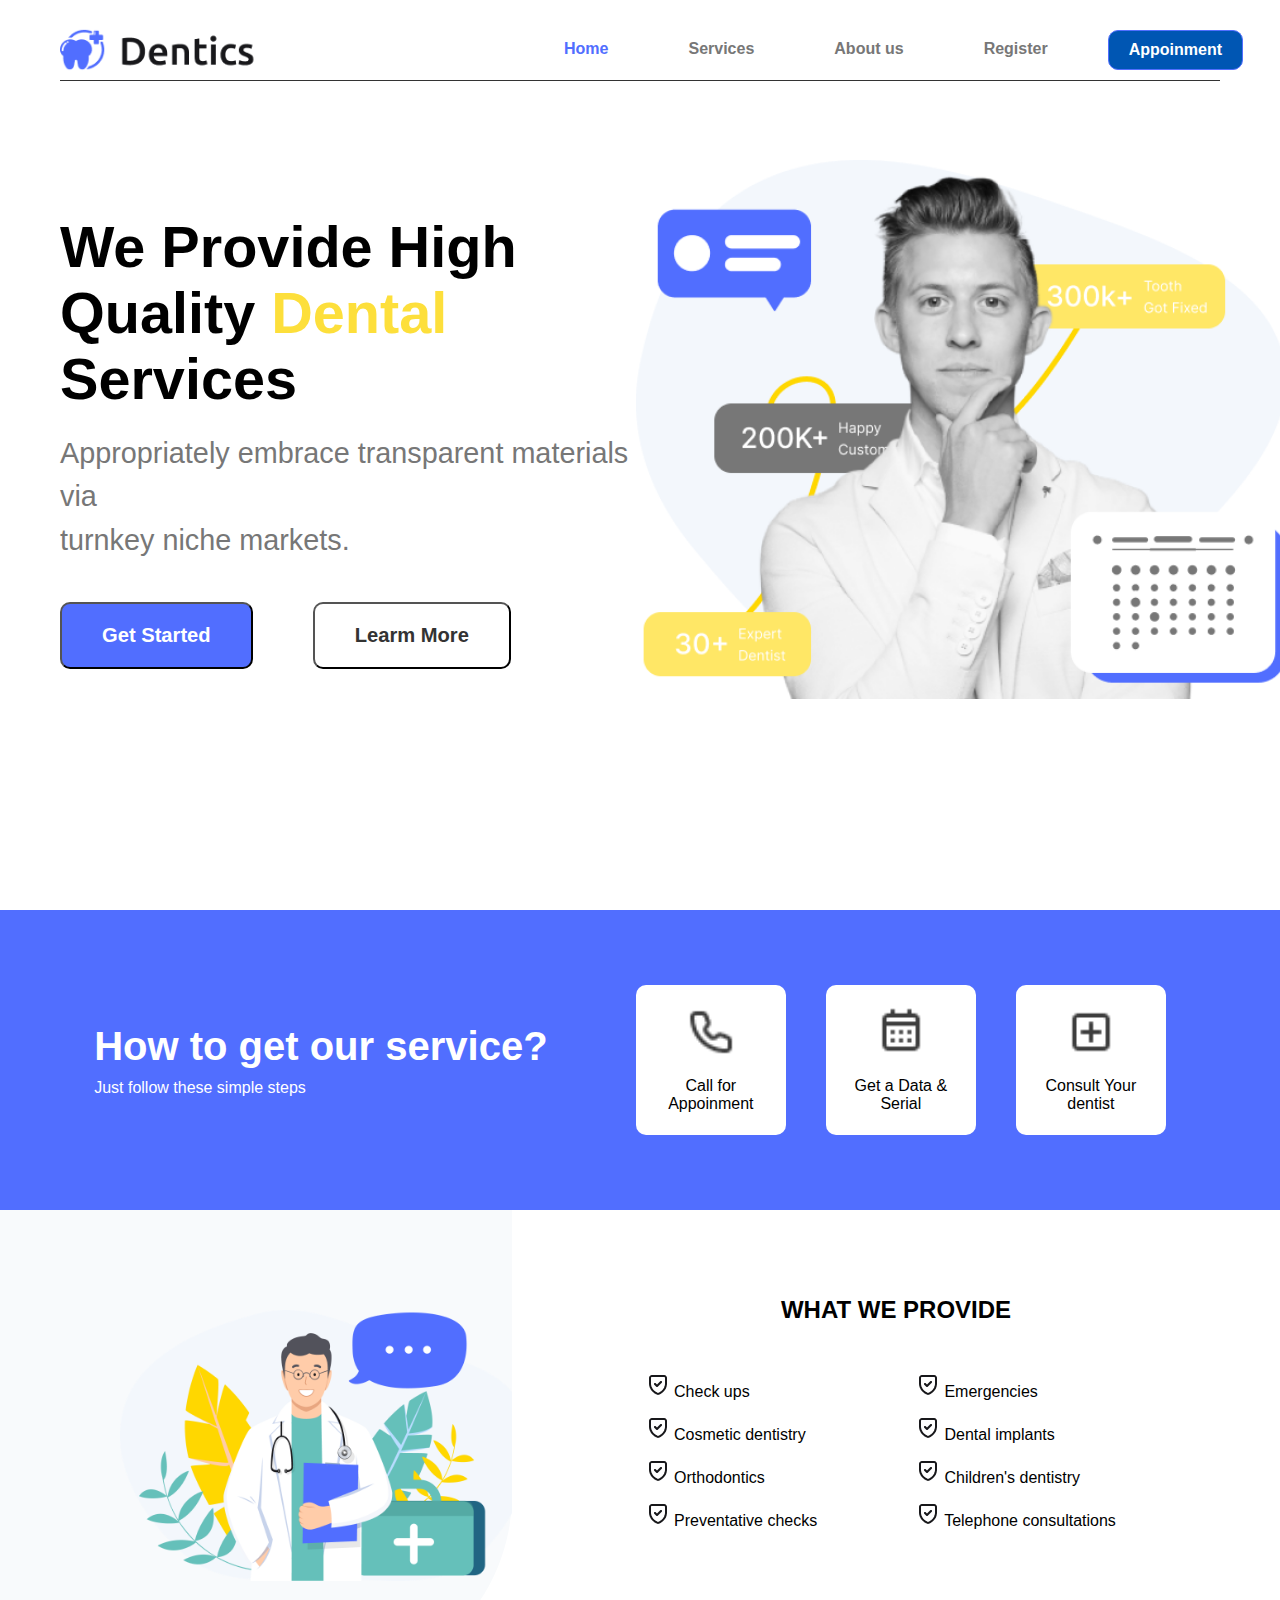
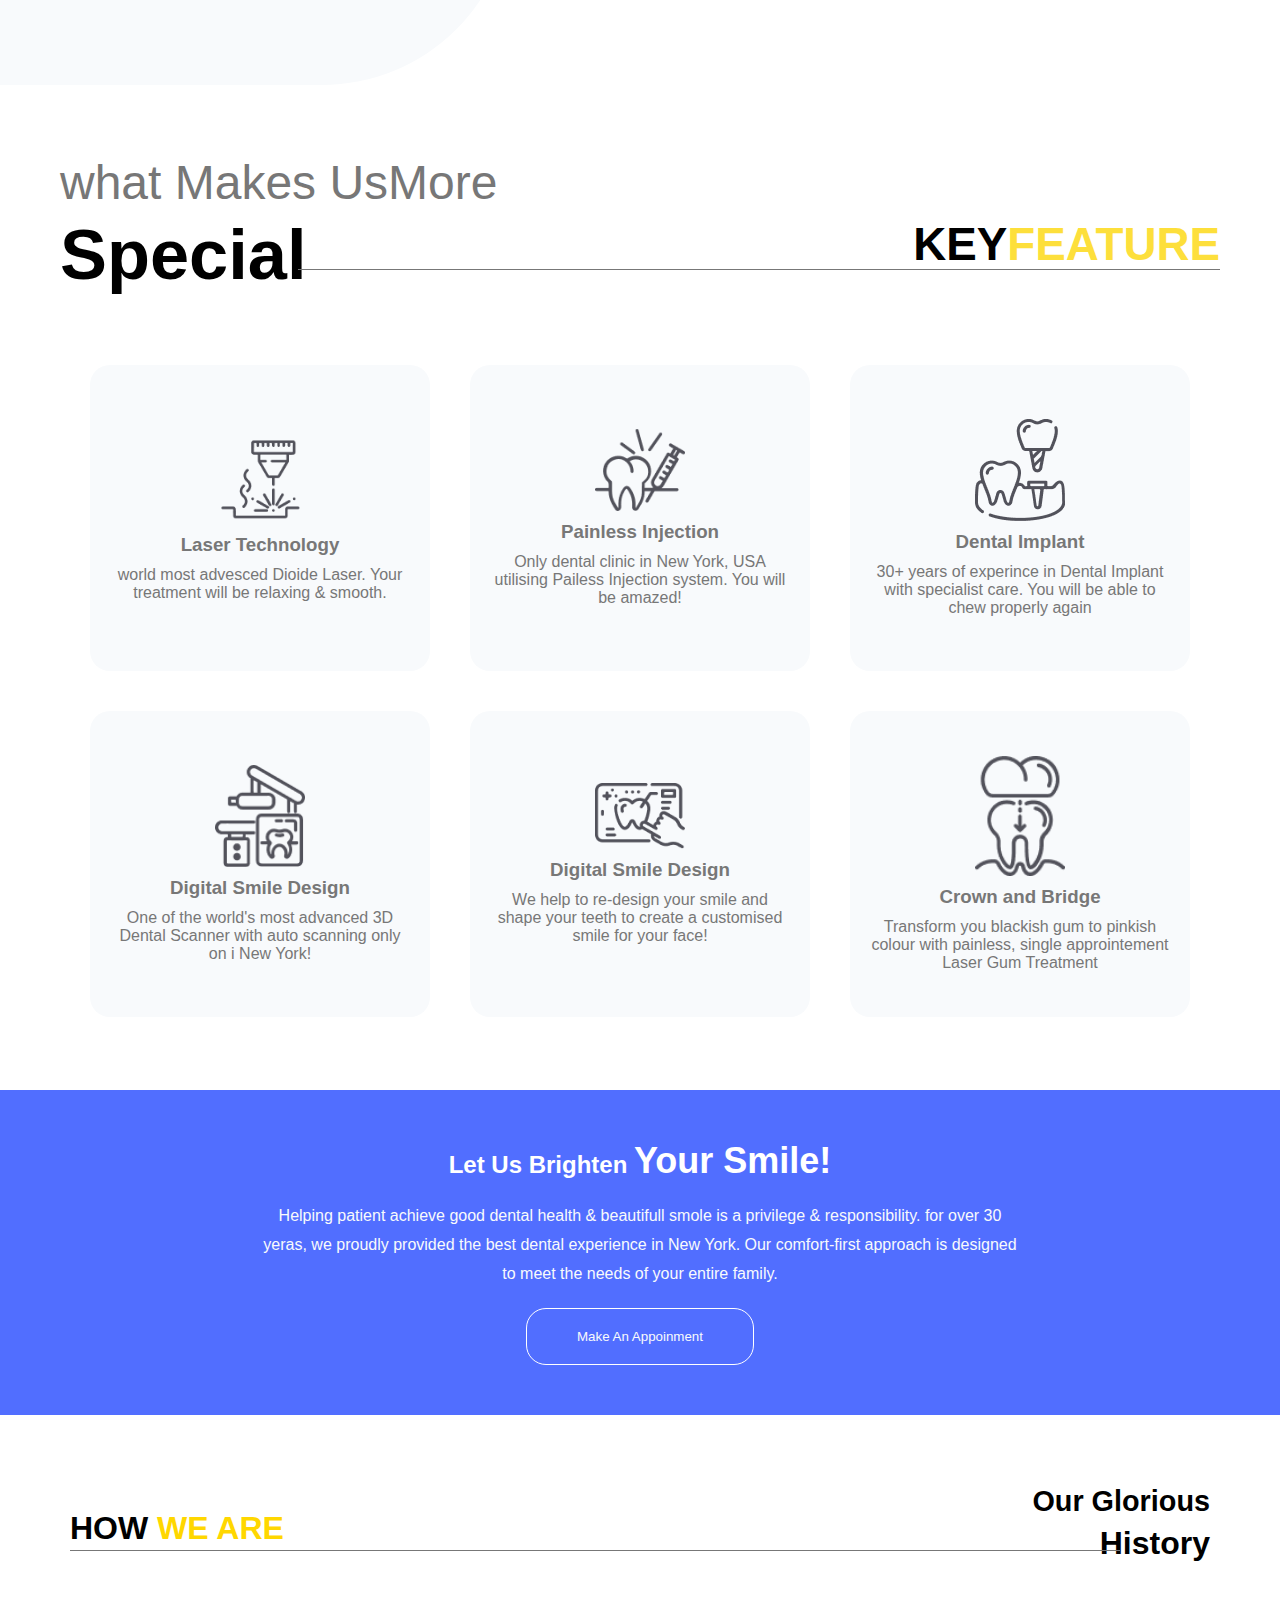
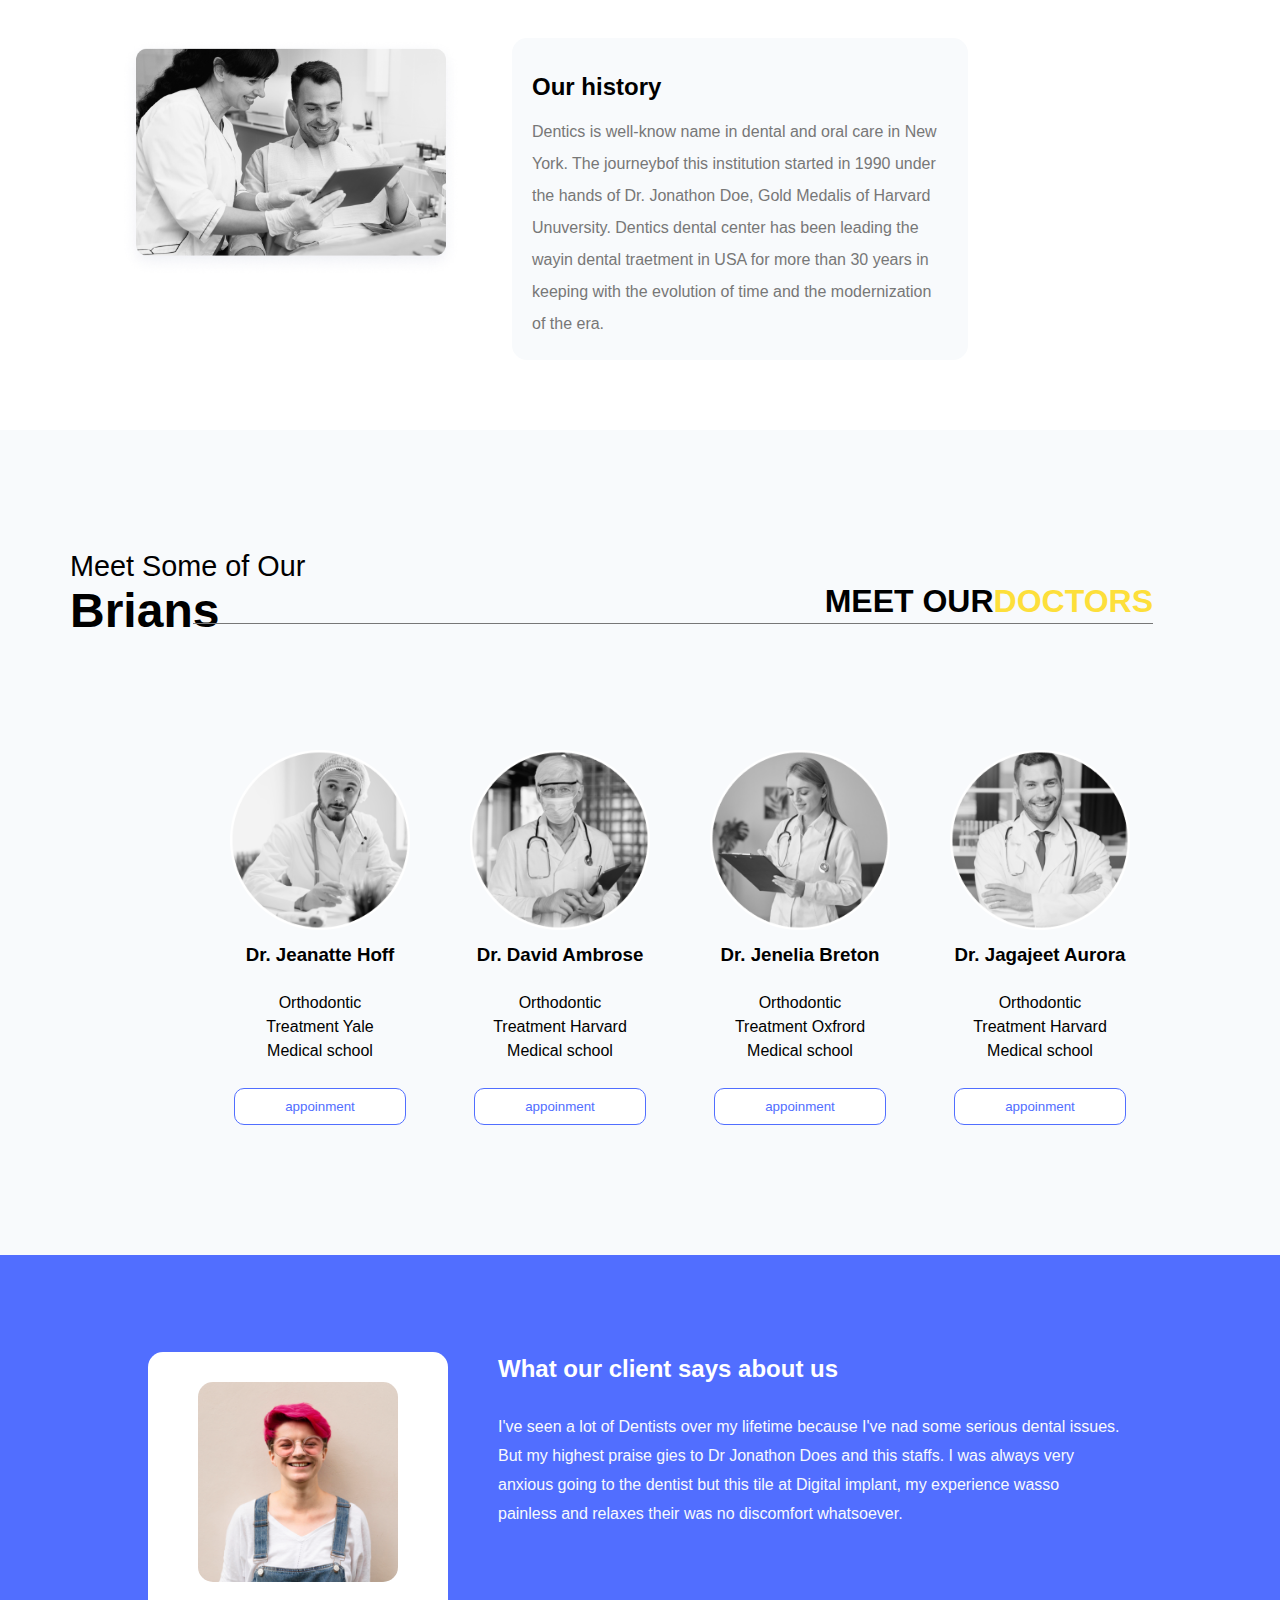
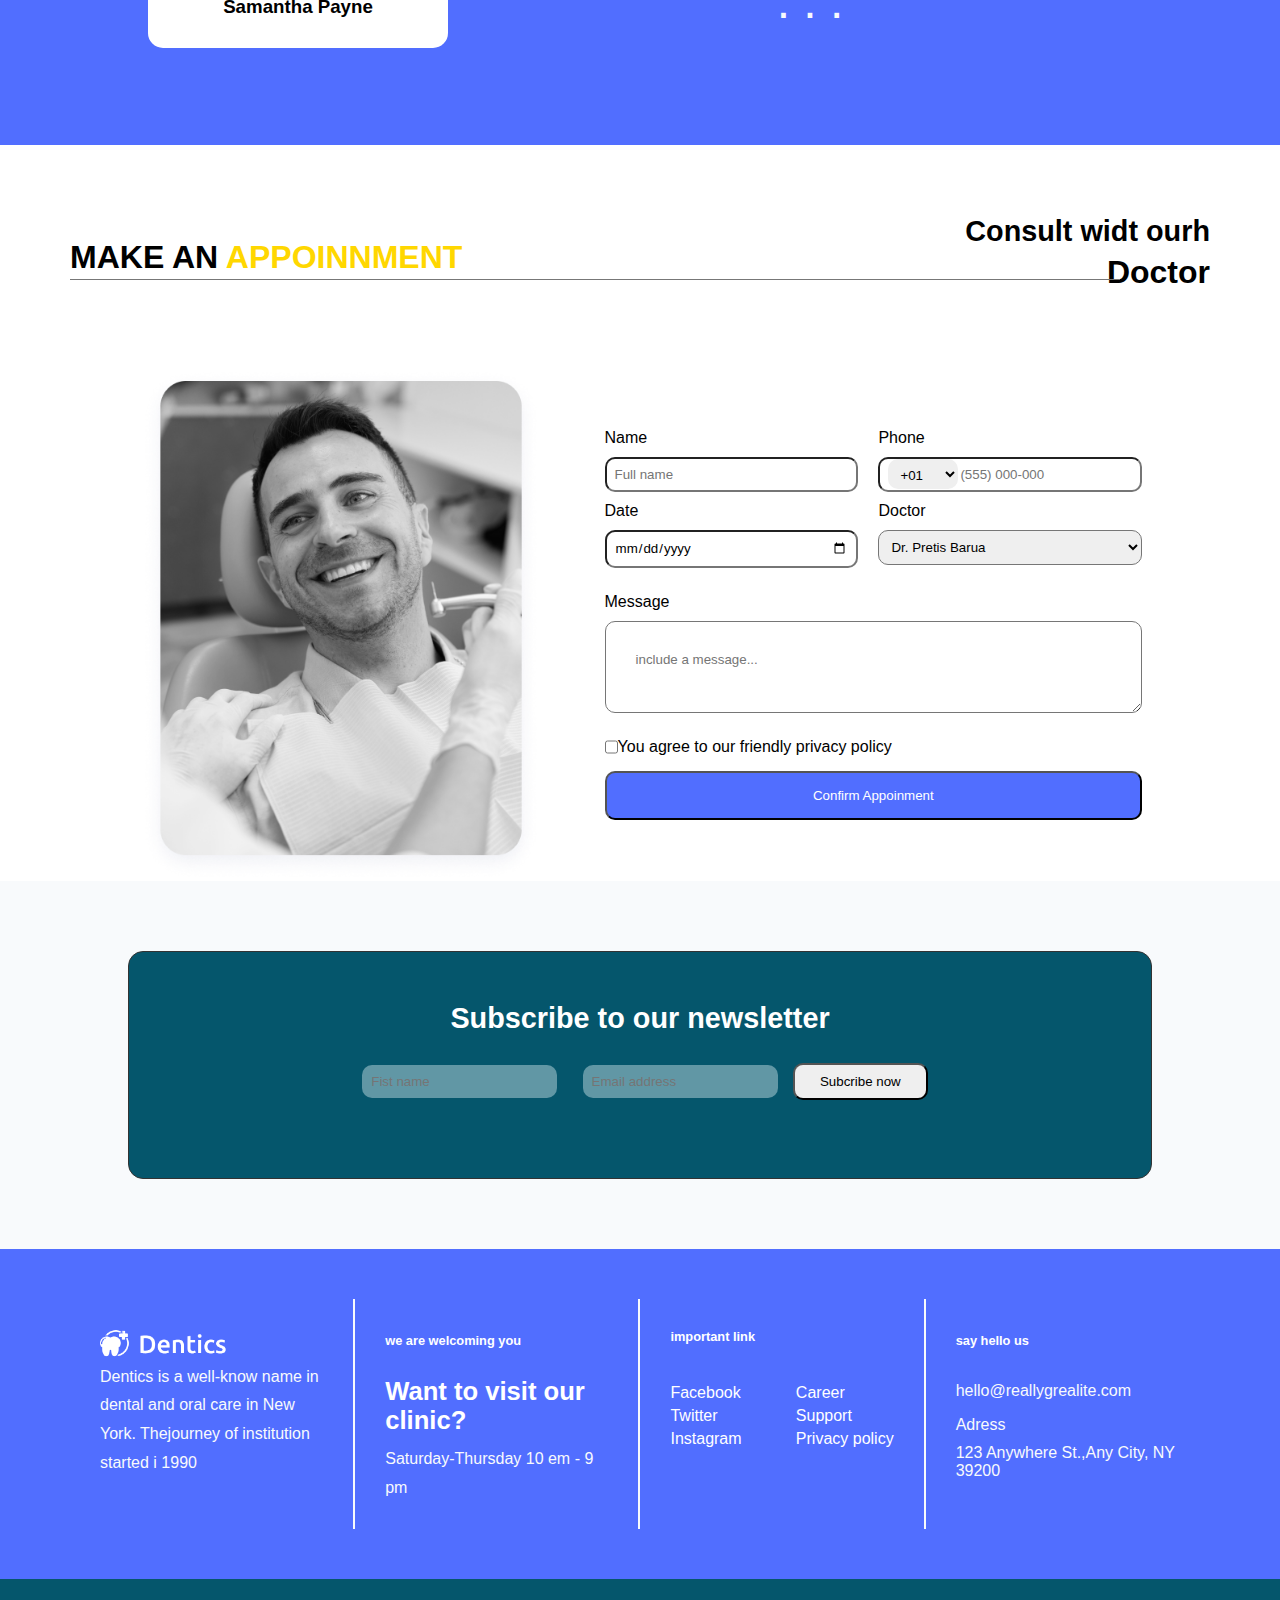
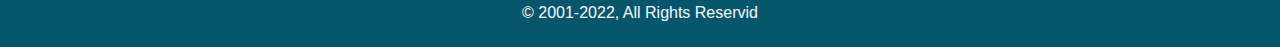
<file: index.html>
<!DOCTYPE html>
<html lang="en">
<head>
    <meta charset="UTF-8">
    <meta name="viewport" content="width=device-width, initial-scale=1.0">
    <link rel="stylesheet" href="style.css">
    <title>Cabinet Dentaire</title>
</head>
<body>
    <header id="header">
        <div class="navbar">
            <div>
                <div class="logo">
                    <img src="images/Logo.png" alt="Logo">
                </div>
                <nav>
                    <ul>
                        <li><a class="active" href="index.html">Home</a></li>
                        <li><a href="#services">Services</a></li>
                        <li><a href="#abouts">About us</a></li>
                        <li><a href="#contact">Register</a></li>
                        <li class="Appoinment"><a href="#" >Appoinment</button></a></li>
                    </ul>
                </nav>
            </div>
        </div>
        <div class="header-contents">
            <div class="header-content">
                <h1>
                    We Provide High <br> Quality <span>Dental</span> Services
                </h1>
                <p>
                    Appropriately embrace transparent materials via <br> turnkey niche markets.
                </p>
                <div class="header-button">
                    <button class="btn-bleu">Get Started</button>
                    <button class="btn-white">Learm More</button>
                </div>
            </div>
            <div class="header-img">
                <img src="images/illustrationss.png" alt="header-img">
            </div>
        </div>
    </header>

    <section id="services">
        <div class="service">
            <div class="titre-service">
                <h2>How to get our service?</h2>
                <p>Just follow these simple steps</p>
            </div>
            <div class="service-reserves">
                <div class="service-reserve">
                    <img src="images/Call.png" alt="Call for Appoinmen">
                    <p>Call for Appoinment</p>
                </div>
                <div class="service-reserve">
                    <img src="images/Calender.png" alt="Get a Data & Serial">
                    <p>Get a Data & Serial</p>
                </div>
                <div class="service-reserve">
                    <img src="images/Doctor-Consult.png" alt="Consult Your dentist">
                    <p>Consult Your dentist</p>
                </div>
            </div>
        </div>
        <div class="service-provise">
            <div class="provise-img">
                <img src="images/doctor.png" alt="image doctor">
            </div>
            <div class="provises">
                <h2>WHAT WE PROVIDE</h2>
                <div class="provise">
                    <div class="provise1">
                        <div><img src="images/shield.png" alt="Check ups"> <span>Check ups</span></div>
                        <div><img src="images/shield.png" alt="Cosmetic dentistry"> Cosmetic dentistry</div>
                        <div><img src="images/shield.png" alt="Orthodontics"> Orthodontics</div>
                        <div><img src="images/shield.png" alt="Preventative checks"> Preventative checks</div>
                    </div>
                    <div class="provise1">
                        <div><img src="images/shield.png" alt="Emergencies"> Emergencies</div>
                        <div><img src="images/shield.png" alt="Dental implants"> Dental implants</div>
                        <div><img src="images/shield.png" alt="Children's dentistry"> Children's dentistry</div>
                        <div><img src="images/shield.png" alt="Telephone consultations"> Telephone consultations</div>
                    </div>
                </div>
            </div>
        </div>

        <div class="features">
            <p>what Makes UsMore</p>
            <div class="feature">
                <h1 class="special">Special</h1>
                <h1 class="key">KEY <span> FEATURE</span></h1>
            </div>
        </div>
        <div class="grid">
            <div class="item">
                <img src="images/feat1.png" alt="Laser Technology">
                <h3>Laser Technology</h3>
                <p>world most advesced Dioide Laser. Your treatment will be relaxing & smooth.</p>
            </div>
            <div class="item">
                <img src="images/feat2.png" alt="Painless Injection">
                <h3>Painless Injection</h3>
                <p>Only dental clinic in New York, USA utilising Pailess Injection system. You will be amazed!</p>
            </div>
            <div class="item">
                <img src="images/feat3.png" alt="Dental Implant">
                <h3>Dental Implant</h3>
                <p>30+ years of experince in Dental Implant with specialist care. You will be able to chew properly again</p>
            </div>
            <div class="item">
                <img src="images/feat4.png" alt="Digital Smile Design
                ">
                <h3>Digital Smile Design</h3>
                <p>One of the world's most advanced 3D Dental Scanner with auto scanning only on i New York!</p>
            </div>
            <div class="item">
                <img src="images/feat5.png" alt="Digital Smile Design">
                <h3>Digital Smile Design</h3>
                <p>We help to re-design your smile and shape your teeth to create a customised smile for your face!</p>
            </div>
            <div class="item">
                <img src="images/feat6.png" alt="Crown and Bridge">
                <h3>Crown and Bridge</h3>
                <p>Transform you blackish gum to pinkish colour with painless, single approintement Laser Gum Treatment</p>
            </div>
        </div>
    </section>

    <section  id="history">
        <div class="smile">
            <h2>Let Us Brighten <span>Your Smile!</span></h2>
            <p>Helping patient achieve good dental health & beautifull smole is a privilege & responsibility. for over 30 yeras, we proudly provided the  best dental experience
                in New York. Our comfort-first approach is designed to meet the needs of your entire family.
            </p>
            <div class="btn-simile">
                <button> Make An Appoinment</button>
            </div>
        </div>
        <div class="historie">
            <div>
                <p>Our Glorious</p>
                <div class="histor">
                    <h1 class="titre-histot1">HOW <span>WE ARE</span></h1>
                    <h1 class="titre-histot2">History</h1>
                </div>
            </div>
        </div>
        <div class="doctor-history">
            <div class="history-img">
                <img src="images/Doctor-history.png" alt="history-doctor">
            </div>
            <div class="history-para">
                <h2>Our history</h2>
                <p>
                    Dentics is well-know name in dental and oral care in New York. The journeybof this institution started in 1990 under the hands of
                    Dr. Jonathon Doe, Gold Medalis of Harvard Unuversity. Dentics dental center has been leading the wayin dental traetment in USA for more than 30 years in keeping with the evolution of time 
                    and the modernization of the era.                    
                </p>
            </div>
        </div>
        <div class="meets">
            <div class="meet">
                <p>Meet Some of Our</p>
                <div class="meet-doctor">
                    <h2 class="titre1">Brians</h2>
                    <h2 class="titre2">MEET OUR <span> DOCTORS</span></h2>
                </div>
            </div>
            <div class="doctors">
                <div class="doctor">
                    <img src="images/Doctor01.png" alt="Dr. Jeanatte Hoff">
                    <h3>Dr. Jeanatte Hoff</h3>
                    <p>Orthodontic Treatment Yale Medical school</p>
                    <button>appoinment</button>
                </div>
                <div class="doctor">
                    <img src="images/Doctor02.png" alt="Dr. David Ambrose">
                    <h3>Dr. David Ambrose</h3>
                    <p>Orthodontic Treatment Harvard Medical school</p>
                    <button>appoinment</button>
                </div>
                <div class="doctor">
                    <img src="images/Doctor03.png" alt="Dr. Jenelia Breton">
                    <h3>Dr. Jenelia Breton</h3>
                    <p>Orthodontic Treatment Oxfrord Medical school</p>
                    <button>appoinment</button>
                </div>
                <div class="doctor">
                    <img src="images/Doctor04.png" alt="Dr. Jagajeet Aurora">
                    <h3>Dr. Jagajeet Aurora</h3>
                    <p>Orthodontic Treatment Harvard Medical school</p>
                    <button>appoinment</button>
                </div>
    
            </div>
        </div>
    </section>
    <!-- section About -->
    <section id="abouts">
        <div class="about">
            <div class="about-img">
                <img src="images/customer.png" alt="Samantha Payne">
                <h3>Samantha Payne</h3>
            </div>
            <div class="about-para">
                <h2>What our client says about us</h2>
                <p>
                    I've seen a lot of Dentists over my lifetime because I've nad some serious dental issues. But my highest praise gies to Dr Jonathon Does and this staffs.
                     I was always very anxious going to the dentist but this tile at Digital implant, my experience wasso painless and relaxes their was no discomfort whatsoever.
                </p>
                <p class="ab"><span>. . .</span></p>
            </div>
        </div>
        <div class="historie">
            <div>
                <p>Consult widt ourh</p>
                <div class="histor">
                    <h1 class="titre-histot1">MAKE AN <span>APPOINNMENT</span></h1>
                    <h1 class="titre-histot2">Doctor</h1>
                </div>
            </div>
        </div>
        <div class="contact" id="contact">
            <div class="contacte">
                <div class="contact-img">
                    <img src="images/contact.png" alt="doctor">
                </div>
                <div class="contact-form">
                    <form action="index.html">
                        <div class="form">
                            <div class="f1">
                                <div class="form1">
                                    <label for="name">Name</label>
                                    <input type="text" name="name" id="name" placeholder="Full name">
                                </div>
                                <div class="form1">
                                    <label for="date">Date</label>
                                    <input type="date" name="date" id="date">
                                </div>
                                
                            </div>
                            <div>
                                <div class="form1">
                                    <label for="Phone">Phone</label>
                                    <input type="number" name="Phone" class="ph" id="Phone" placeholder="(555) 000-000">
                                    <select name="phon" class="phon" id="phon">
                                        <option value="phon">+01</option>
                                        <option value="phon">+02</option>
                                        <option value="phon">+03</option>
                                    </select>
                                </div>
                                <div class="form1">
                                    <label for="Phone">Doctor</label>
                                    <select name="Phone" id="Phone">
                                        <option value="name">Dr. Pretis Barua</option>
                                        <option value="name">Dr. Jeanatte Hoff</option>
                                        <option value="name">Dr. David Ambrose</option>
                                        <option value="name">Dr. Jenelia Breton</option>
                                    </select>
                                </div>
                            </div>
                        </div>
    
                        <!-- <div class="form"> -->
                            
                        <!-- </div> -->
                        <div class="form form1">
                            <label for="message">Message</label>
                            <textarea name="message" id="message" placeholder="include a message..."></textarea>
                        </div>
                        <div class="form">
                            <input type="checkbox" name="name" id="name"> You agree to our friendly privacy policy
                        </div>
                        <div class="form">
                            <button>Confirm Appoinment</button>
                        </div>                
                    </form>
                </div>
            </div>
        </div>
        <div class="subscribes">
            <div class="subscribe">
                <h2>Subscribe to our newsletter</h2>
                <div class="subscribe-form">
                    <input type="text" name="fist-name" id="fist-name" placeholder="Fist name">
                    <input type="email" name="email" id="email" placeholder="Email address">
                    <button>Subcribe now</button>
                </div>
            </div>
        </div>
    </section>
    <!-- footer -->
    <footer>
        <div class="items">
            <div class="item item1">
                <img src="images/Logo.png" alt="logo">
                <p class="p1">
                    Dentics is a well-know name in dental and oral care in New York. Thejourney
                    of institution started i 1990
                </p>
                
            </div>
            <div class="item item1">
                <h4 class="p1"> we are welcoming you</h4>
                <p><span>Want to visit our clinic?</span></p>
                <p class="p1">Saturday-Thursday 10 em - 9 pm</p>
            </div>
            <div class="item item1">
                <h4>important link</h4>
                <div class="item-s">
                    <div>
                        <p><a href="#">Facebook</a></p>
                        <p><a href="#">Twitter</a></p>
                        <p><a href="#">Instagram</a></p>
                    </div>
                    <div>
                        <p><a href="#">Career</a></p>
                        <p><a href="#">Support</a></p>
                        <p><a href="#">Privacy policy</a></p>
                    </div>
                </div>
            </div>
            <div class="item">
                <h4 class="p1">say hello us</h4>
                <p class="p1">hello@reallygrealite.com</p>
                <p>Adress </p>
                <p>123 Anywhere St.,Any City, NY 39200</p>
            </div>
        </div>
        <div class="footer">
            <p>&copy 2001-2022, All Rights Reservid</p>
        </div>
        
    </footer>
    
</body>
</html>
</file>
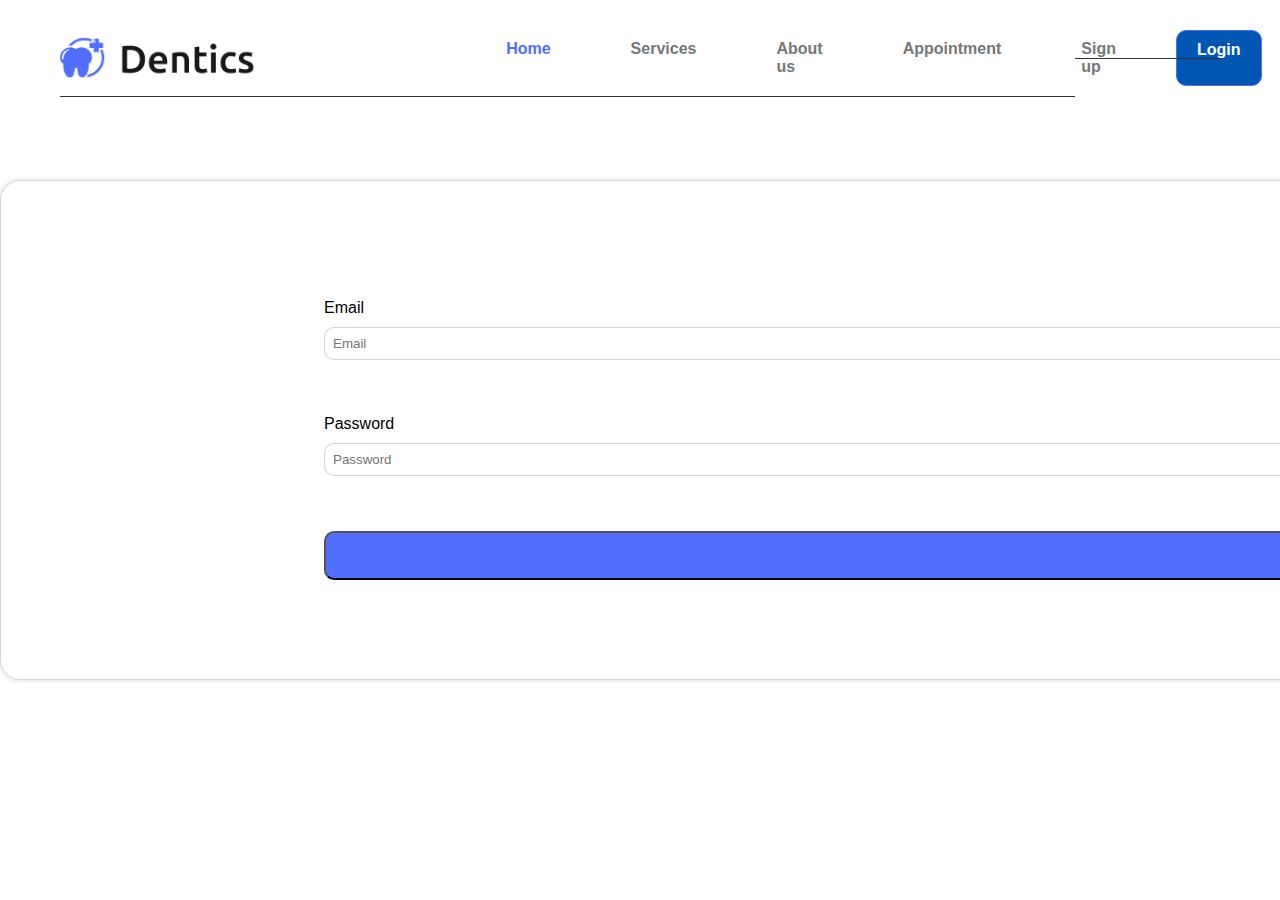
<file: login.html>
<!DOCTYPE html>
<html lang="en">
<head>
    <meta charset="UTF-8">
    <meta name="viewport" content="width=device-width, initial-scale=1.0">
    <link rel="stylesheet" href="style.css">
    <link rel="stylesheet" href="login.css">
    <link rel="stylesheet" href="responsive.css">
    <title>Login</title>
</head>
<body>
    <header id="header">
        <div class="navbar">
            <div>
                <div class="logo">
                    <img src="images/Logo.png" alt="Logo">
                </div>
                <nav class="nav_bar">
                    <ul>
                        <li><a class="active" href="index.html">Home</a></li>
                        <li><a href="#services">Services</a></li>
                        <li><a href="#abouts">About us</a></li>
                        <li><a href="#contact">Appointment</a></li>
                        <li><a href="signup.html">Sign up</a></li>
                        <li class="Appoinment"><a href="login.html" >Login</button></a></li>
                    </ul>
                </nav>
            </div>
            <div class="menu_toggle"></div>
        </div>
        <div class="container">
            <div class="contact-form">
                <h1>Login</h1>
                <form>
                    <div class="form form1">
                        <div class="form1">
                            <label for="email">Email</label>
                            <input type="email" name="email" id="email" placeholder="Email">
                        </div>
                    </div>
                    <div class="form form1">
                        <div class="form1">
                            <label for="password">Password</label>
                            <input type="password" name="password" id="password" placeholder="Password">
                        </div>
                    </div>
                    <div class="form">
                        <button>Confirm Appoinment</button>
                    </div>                
                </form>
                <div>
                    <p>Don’t have  an account? <a href="signup.html">Sign up</a></p>
                </div>
            </div>
        </div>
    </header>
   
    <script>
        const menu_toggle = document.querySelector('.menu_toggle');
        const navbar = document.querySelector('.nav_bar');

        menu_toggle.onclick = function(){
            menu_toggle.classList.toggle('active');
            navbar.classList.toggle('responsive');
        }
    </script>
</body>
</html>
</file>
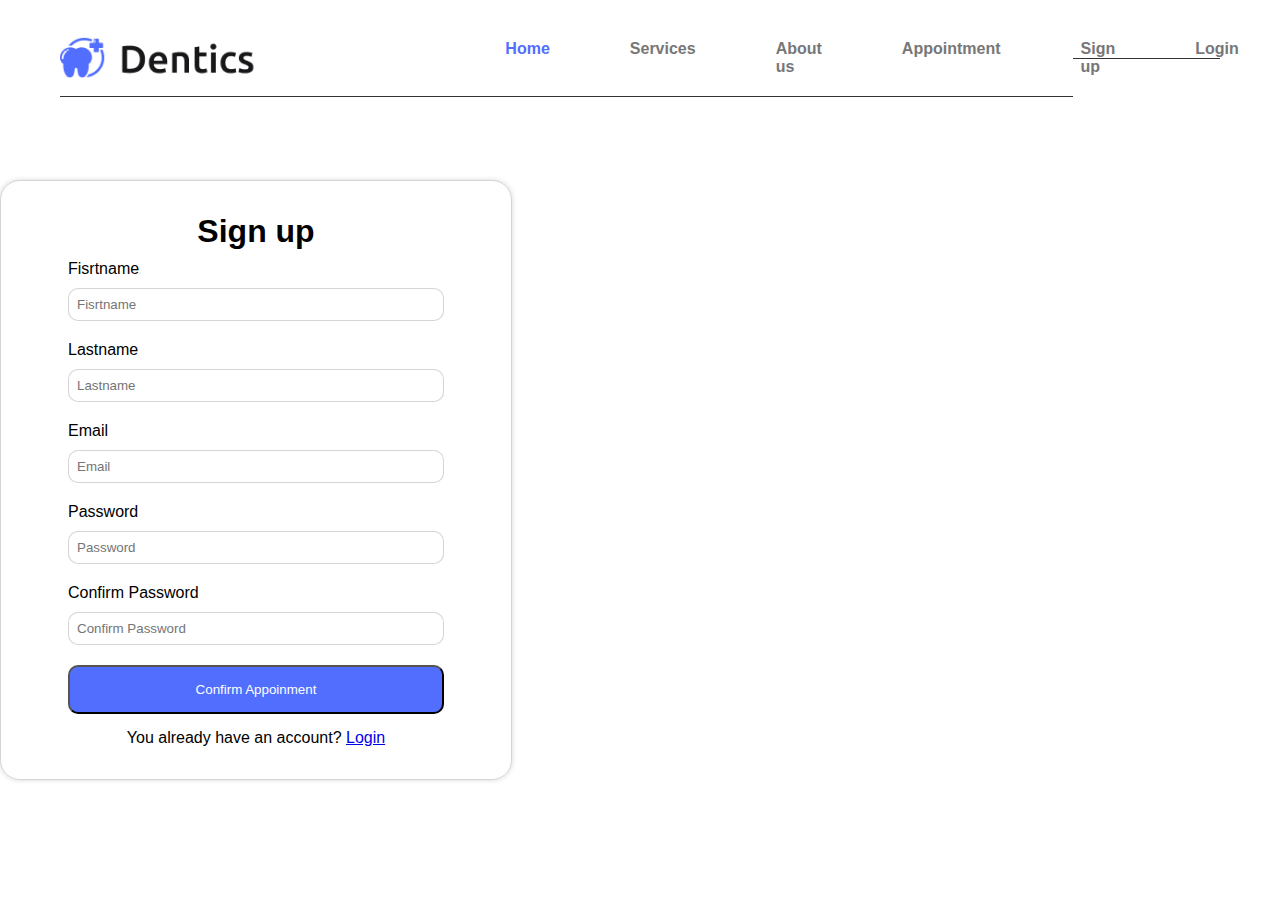
<file: signup.html>
<!DOCTYPE html>
<html lang="en">
<head>
    <meta charset="UTF-8">
    <meta name="viewport" content="width=device-width, initial-scale=1.0">
    <link rel="stylesheet" href="style.css">
    <link rel="stylesheet" href="login.css">
    <link rel="stylesheet" href="responsive.css">
    <title>Sign up</title>
</head>
<body>
    <header id="header">
        <div class="navbar">
            <div class="hader-nav">
                <div class="logo">
                    <img src="images/Logo.png" alt="Logo">
                </div>
                <nav class="nav_bar">
                    <ul>
                        <li><a class="active" href="index.html">Home</a></li>
                        <li><a href="#services">Services</a></li>
                        <li><a href="#abouts">About us</a></li>
                        <li><a href="#contact">Appointment</a></li>
                        <li><a href="signup.html">Sign up</a></li>
                        <li class="appoinment"><a class="login" href="login.html" >Login</a></li>
                    </ul>
                </nav>
            </div>
            <div class="menu_toggle"></div>
        </div>
        
        <div class="container ">
            <a href="index.html"><img src="images/flesh.svg" class="flesh" alt="flesh"></a>
            <div class="contact-form content">
                <h1>Sign up</h1>
                <form>
                    <div class="form form2">
                        <div class="form1">
                            <label for="firstname">Fisrtname</label>
                            <input type="text" name="firstname" id="firstname" placeholder="Fisrtname" required>
                        </div>
                    </div>
                    <div class="form form2">
                        <div class="form1">
                            <label for="lastname">Lastname</label>
                            <input type="text" name="lastname" id="lastname" placeholder="Lastname" required>
                        </div>
                    </div>
                    <div class="form form2">
                        <div class="form1">
                            <label for="email">Email</label>
                            <input type="email" name="email" id="email" placeholder="Email" required>
                        </div>
                    </div>
                    <div class="form form2">
                        <div class="form1">
                            <label for="password">Password</label>
                            <input type="password" name="password" id="password" placeholder="Password" required>
                        </div>
                    </div>
                    <div class="form form2">
                        <div class="form1">
                            <label for="password">Confirm Password</label>
                            <input type="password" name="password" id="password" placeholder="Confirm Password" required>
                        </div>
                    </div>
                    <div class="form  btn">
                        <button>Confirm Appoinment</button>
                    </div>                
                </form>
                <div>
                    <p>You already have an account?  <a href="login.html">Login</a></p>
                </div>
            </div>
        </div>
    </header>
   
    <script>
        const menu_toggle = document.querySelector('.menu_toggle');
        const navbar = document.querySelector('.nav_bar');

        menu_toggle.onclick = function(){
            menu_toggle.classList.toggle('active');
            navbar.classList.toggle('responsive');
        }
    </script>
</body>
</html>
</file>
<file: style.css>
:root{
    
    /* --primary: #007bff; */
    --primary: #516eff;
    --lightprimary:#0056b3;
    --white:#ffffff;
    --silver:#bcbcbc9e;
    --defaultLinkColor:#333;
    --yellow:#fddf3b;
    --muted:#777777;
    --whiteBG:#f8fafc;
}
/* :root{
    
    --primary: #007bff;
    --primary: #516eff;
    --lightprimary:#0056b3;
    --white:#ffffff;
    --silver:#bcbcbc9e;
    --defaultLinkColor:#333;
    --yellow:#FFD700;
    --muted:#777777;
    --whiteBG:#F8FAFC;
} */

*{
    margin: 0;
    padding: 0;
    box-sizing: border-box;
    font-family: sans-serif,serif;
}

html{
    scroll-behavior: smooth;
}
#header{
    background-color:var(--white);
    height: 90vh;
    
}
.navbar{
    display: flex;
    justify-content: space-between;
    align-items: center;
    position: fixed;
    right:0;
    left:0;
    /* margin-top: 10px; */
    transform: translateX(-20% -20%);
    padding: 20px 60px;
    background-color: var(--white);
}
.navbar div{
    display: flex;
    justify-content: space-between;
    align-items: center;
    width: 100%;
    border-bottom: 1px solid var(--defaultLinkColor);
}
.navbar .logo{
    border: none;
}

.navbar .logo img{
    width: 200px;
    
}
.navbar nav{
    width: 60%;
}
.Appoinment{
    background-color: var(--lightprimary);
    border: 1px solid var(--primary);
    border-radius: 10px;
    transition: 0.5s ease-in;
    cursor: pointer;
}
.Appoinment:hover{
    background-color: #516eff;
}
.navbar div nav ul li.Appoinment  a{
   
    color: var(--white);
}
.navbar ul{
    display: flex;
    width: 120%;
}
.navbar ul li{
    padding: 10px 20px;
    margin: 10px 20px;
    list-style-type: none;
}
.navbar ul li a{
    text-decoration: none;
    color: #777777;
    font-weight: bold;
    transition: 0.5s ease-in;
}

.navbar ul li a:hover{
    color: var(--lightprimary);
}
.navbar ul li .active{
    color: var(--primary);
    /* font-size: 15px; */
    font-weight: bold;

}

.header-contents{
    /* position: relative; */
    display: flex;
    /* justify-content: space-between; */
    align-items: center;
    width: 90%;
    padding-top: 160px;
    margin-left: 60px;
    /* z-index: -1; */
}
.header-content{
    /* margin: 20px; */
    font-size: 1.8em;
    width: 50%;
}
.header-content span{
    color: var(--yellow);
}
.header-img{
    /* margin-left: 20px; */
    width: 50%;
}


.header-contents img{
    width: 650px;
}

.header-contents h1{
    margin: 20px 0;
}
.header-contents p{
    color: var(--muted);
    margin: 20px 0;
    line-height: 1.5;
}

.header-content .header-button{
    display: flex;
    align-items: center;
    margin-top: 40px;
}
.header-content .header-button button{
    margin-right: 60px;
    padding: 20px 40px;
    border-radius: 10px;
    font-size: 0.7em;
}
.btn-bleu{
    background-color: var(--primary);
    color: var(--white);
    font-weight: bold;
    cursor: pointer;
    transition: 0.5s ease-in;
}
.btn-bleu:hover{
    background-color: var(--yellow);
    color: var(--defaultLinkColor);
}
.btn-white{
    background-color: var(--white);
    color: var(--defaultLinkColor);
    font-weight: bold;
    cursor: pointer;
    transition: 0.5s ease-in;
}
.btn-white:hover{
    background-color: var(--primary);
    color: var(--white);
}
/* section service */
#services{
    margin-top: 100px;
    width: 100%;
    height: 1710px;
}
.service{
    display: flex;
    justify-content: space-around;
    align-items: center;
    background-color: var(--primary);
    height: 300px;
    padding: 60px;
}
.titre-service h2{
    color: var(--white);
    font-size: 2.5em;
    margin-bottom:10px ;
}
.titre-service p{
    color: var(--white);
}
.service-reserves{
    display: flex;
    justify-content: center;
    align-items: center;
}

.service-reserve{
    display: flex;
    flex-direction: column;
    justify-content: center;
    align-items: center;
    width: 150px;
    height: 150px;
    background-color: var(--white);
    margin: 20px;
    padding: 20px;
    border-radius: 10px;
    text-align: center;
}
.service-reserve img{
    width: 50px;
    margin-bottom: 20px;
    /* border: 1px solid #333; */
}

.service-provise{
    display: flex;
    background-color: var(--white);
}
.service-provise .provise-img{
    width: 40%;
    border-radius: 0 0 190px 0;
    background-color: var(--whiteBG);
}
.service-provise .provise-img img{
    width: 80%;
    margin: 100px 0 100px 120px;
}
.service-provise .provises{
    display: flex;
    flex-direction: column;
    justify-content: center;
    align-items: center;
    width: 60%;
    height: 420px;
    background-color: var(--white);
}

.service-provise .provises .provise{
    display: flex;
    justify-content: center;
    align-items: center;
    height: 200px;
    width: 100%;
}
.service-provise .provises .provise div{
    /* display: inline-block; */
    justify-content: center;
    align-items: center;
}
.service-provise .provises .provise div img{
    margin-top: 15px;
}
.service-provise .provises h2{
    margin-bottom: 20px;
}
.service-provise .provise .provise1{
    margin: 20px;
    width: 30%;
}
.service-provise .provise .provise1 div span{
    margin-top: 15px;
}

.features{
    margin: 70px 60px;
    height: 50px;
    margin-bottom: 70px;
}
.feature{
    display: flex;
    align-items: center;
    height: 100px;
    font-size: 2.2em;
}
.features p{
    height: 50px;
    font-size: 3em;
    color: var(--muted);
}

.feature .special{
    width: 20%;
}
.feature .key span{
    color: var(--yellow);
}
.feature .key{
    display: flex;
    justify-content: end;
    width: 80%;
    /* border-bottom:1px solid var(--defaultLinkColor) ; */
    font-size: 1.3em;
    padding-bottom: 20px;
}

.feature .key::after{
    position: absolute;
    content: "";
    width: 72%;
    height: 1px;
    background-color: var(--muted);
    transform: translateY(50px);
}

/* grid */
.grid{
    padding-top: 70px;
    margin: 0 70px;
    /* height: 90px; */
    display: grid;
    grid-template-columns: repeat(3, 1fr);
    grid-template-rows: repeat(3, 70%);
    /* gap: 2; */
}

.grid .item{
    display: flex;
    justify-content: center;
    align-items: center;
    flex-direction: column;
    text-align: center;
    background-color: var(--whiteBG);
    margin: 20px;
    padding: 0 20px;
    border-radius: 20px;
    color: var(--muted);
}
.grid .item img{
    width: 90px;
}
.grid .item h3{
    margin: 10px 0;
}

/* section History */

#history .smile{
    background-color: var(--primary);
    padding: 50px 0;
    display: flex;
    align-items: center;
    flex-direction: column;
    text-align: center;
    color: var(--white);
}
#history{
    background-color: var(--white);
    margin-top: 70px;
}
#history .smile span{
    font-size: 1.5em;
}
#history .smile p{
    width: 60%;
    margin: 20px;
    color: var(--whiteBG);
    line-height: 1.8;
}
#history .smile button{
    padding: 20px 50px;
    border: 1px solid var(--white);
    background-color: var(--primary);
    color: var(--whiteBG);
    border-radius: 20px;
    cursor: pointer;
    transition: 0.5s ease-in;
}
#history .smile button:hover{
    background-color: var(--lightprimary);
    border: 1px solid var(--lightprimary);
}
.historie{
    margin: 70px;
}
.historie .histor{
    display: flex;
    align-items: center;
    height: 50px;
}
.historie p{
    display: flex;
    justify-content: end;
    font-size: 1.8em;
    font-weight: bold;
}
.historie .histor .titre-histot1{
    /* border-bottom: 1px solid var(--defaultLinkColor); */
    width: 90%;
    font-size: 2em;
    padding-bottom: 30px;
}
.historie .histor .titre-histot1 span{
    color: #FFD700;
}
.historie .histor .titre-histot1::before{
    position: absolute;
    content: "";
    width: 82%;
    height: 1px;
    background-color: var(--muted);
    transform: translateY(40px);
}
.historie .histor .titre-histot2{
    width: 10%;
    display: flex;
    justify-content: end;
    font-size: 2em;
}

.doctor-history{
    display: flex;
    justify-content: stretch;
    margin: 0 70px;
}
.doctor-history .history-img{
    width: 30%;
    margin: 0 50px;
}
.doctor-history .history-img img{
    width: 100%;
}

.doctor-history .history-para{
    width: 40%;
    background-color: var(--whiteBG);
    padding: 20px;
    border-radius: 15px;
}
.doctor-history .history-para h2{
    margin:15px 0 ;
}
.doctor-history .history-para p{
    color: var(--muted);
    line-height: 2;
}
.meets{
    background-color: var(--whiteBG);
    margin-top: 70px;
    padding: 50px 0;
}
.meet{
    margin: 70px;
}
.meets .meet-doctor{
    display: flex;
}
.meets .meet p{
    font-size: 1.8em;
}
.meets .meet-doctor .titre1{
    width: 15%;
    font-size: 3em;
}
.meets .meet-doctor .titre2{
    width: 80%;
    display: flex;
    justify-content: end;
    /* border-bottom:1px solid var(--defaultLinkColor) ; */
    font-size: 2em;
    padding-bottom: 30px;
}
.meets .meet-doctor .titre2::after{
    position: absolute;
    content: "";
    width: 75%;
    height: 1px;
    background-color: var(--muted);
    transform: translateY(40px);
}
.meets .meet-doctor .titre2 span{
    color: var(--yellow);
}

/* gird appoinment doctor */
.doctors{
    margin: 50px 200px;
    display: grid;
    grid-template-columns: repeat(4, 1fr);
    grid-template-rows: repeat(4,40%);
}

.doctors .doctor{
    padding: 20px;
    margin: 10px;
    text-align: center;
}

.doctors .doctor h3{
    margin: 10px 0;
    width: 100%;
}

.doctors .doctor img{
    width: 180px;
}
.doctors .doctor p{
    padding: 15px;
    line-height: 1.5;
}
.doctors .doctor button{
    padding: 10px 50px;
    border: 1px solid var(--primary);
    background-color: var(--white);
    color: var(--primary);
    border-radius: 10px;
    margin-top: 10px;
    cursor: pointer;
    transition: 0.5s ease-in;
}
.doctors .doctor button:hover{
    background-color: var(--primary);
    color: var(--white);
}

/* section about */
#abouts{
    margin-top: 0;
}
#abouts .about{
    background-color: var(--primary);
    width: 100%;
    display: flex;
    justify-content: center;
    align-items: center;
    padding: 70px;
}
#abouts .about .about-img{
    margin: 0 20px;
    padding: 30px;
    width: 300px;
    background-color: var(--white);
    text-align: center;
    border-radius: 15px;
}
#abouts .about .about-img img{
    width: 200px;
    margin-bottom: 10px;
    border-radius: 15px;
}
#abouts .about .about-para{
    width: 60%;
    padding: 30px;
}
#abouts .about .about-para h2{
    color: var(--white);
}
#abouts .about .about-para p{
    margin-top: 30px;
    color: var(--whiteBG);
    line-height: 1.8;
}
#abouts .about .about-para .ab{
    text-align: center;
    font-size: 3em;
}

/* contact */
.contact{
    display: flex;
    justify-content: center;
    width: 100%;
}
.contacte{
    display: flex;
    width: 80%;
}
.contact .contact-img{
    width: 50%;
    display: flex;
    justify-content: center;
}
.contact .contact-img img{
    width: 400px;
}
.contact .contact-form{
    width: 70%;
    display: flex;
    justify-content: center;
    align-items: center;
}
.contact .contact-form form{
    width: 90%;
}
.contact-form .form{
    display: flex;
    width: 100%;
    margin: 15px 20px;
}
.contact-form .form div{
    /* margin: 15px; */
    width: 100%;
}
.contact-form .form .f1{
    padding: 0 20px 0 0;
}

.contact-form .form1{
    display: flex;
    flex-direction: column;
}
.contact-form .form1 .phon{
    position: absolute;
    width:70px ;
    margin-top: 30px;
    height: 30px;
    border: none;
    margin-left: 10px;
}
.contact-form .form1 .ph{
    padding-left: 80px;
}
.contact-form .form1 .phon:focus{
    outline: none;
}
.contact-form .form input[type="text"],
input[type="number"],
input[type="date"],
select{
    padding: 8px;
    width: 100%;
    margin: 10px 0;
    border-radius: 10px;
}
.contact-form .form textarea{
    padding: 30px;
    margin: 10px 0;
    border-radius: 10px;
}
.contact-form .form button{
    background-color: var(--primary);
    color: var(--white);
    width: 100%;
    padding: 15px;
    border-radius: 10px;
    cursor: pointer;
    transition: 0.5s ease-in;
}
.contact-form .form button:hover{
    background-color: var(--lightprimary);
}

/* subscribe */
.subscribes{
    background-color: var(--whiteBG);
    display: flex;
    justify-content: center;
    align-items: center;
}
.subscribes .subscribe{
    border: 1px solid #333;
    margin: 70px 0;
    padding: 50px 30px;
    border-radius: 15px;
    text-align: center;
    background-color: rgb(5, 86, 108);
    color: var(--white);
    width: 80%;
    font-size: 1.2em;
}

.subscribes .subscribe .subscribe-form{
    margin: 20px 0;
}
.subscribes .subscribe .subscribe-form input{
    padding: 9px;
    margin: 10px;
    background-color: rgb(97, 151, 165);
    border: none;
    color: var(--white);
    border-radius: 10px;
}
.subscribes .subscribe .subscribe-form button{
    padding: 9px 25px;
    border-radius: 10px;
    cursor: pointer;
    transition: 0.5s ease-in;
}
.subscribes .subscribe .subscribe-form button:hover{
    background-color: rgb(97, 151, 165);
    color: var(--white);
}

.items{
    padding: 50px 70px;
    background-color: var(--primary);
    display: flex;
    justify-content: center;
    align-items: center;
    color: var(--white);
}
footer .items .item{
    width: 40%;
    padding: 30px;
    /* height: 258.4px; */
    height: 230px;
    display: flex;
    flex-direction: column;
}
.items .item img{
    width: 130px;
    filter: brightness(1500%);
    
}
.items .item1{
    border-right:2px solid var(--whiteBG) ;
}
.item p span{
font-size: 1.6em;
font-weight: bold;
color: var(--white);
}


.items .item p{
    margin: 5px 0;
    color: var(--whiteBG);
}
.items .item h4{
    margin-bottom: 20px;
    font-size: 0.8em;
    font-weight: 0;
}
.items .item .item-s{
    display: flex;
    padding: 15px 0;
    justify-content: space-between;
}
.items .item .item-s a{
    text-decoration: none;
    color: var(--white);
}
/*.items .item .item-s div{
    margin-top: 10px;
}*/
.p1{
    line-height: 1.8;
    /* padding: 10px 0; */
} 

.footer{
    text-align: center;
    padding: 25px 0;
    background-color: rgb(5, 86, 108);
    color: var(--whiteBG);
}
</file>
<file: login.css>
:root{
    
    /* --primary: #007bff; */
    --primary: #516eff;
    --lightprimary:#0056b3;
    --white:#ffffff;
    --silver:#bcbcbc9e;
    --defaultLinkColor:#333;
    --yellow:#fddf3b;
    --muted:#777777;
    --whiteBG:#f8fafc;
}
#header .container{
    position: absolute;
    top: 20%;
    /* bottom: 50%; */
    /* transform: translate(100% 100%); */
    width: 40%;
    z-index: 2;
}
#header .container .contact-form {
    border: 1px solid var(--silver);
    width: 600%;
    height: 500px;
    display: flex;
    justify-content: center;
    align-items: center;
    flex-direction: column;
    border-radius: 20px;
    box-shadow: 0 0 5px var(--silver);
    padding: 20px;
}
#header .container .content{
    border: 1px solid var(--silver);
    width: 100%;
    height: 600px;
    display: flex;
    justify-content: center;
    align-items: center;
    flex-direction: column;
    border-radius: 20px;
}
#header .container .contact-form form{
    width: 80%;
}
#header .container .contact-form .form{
    margin: 45px 0;
}
#header .container .contact-form .btn{
    margin-top: 0;
    margin-bottom: 15px;
}
#header .container .contact-form .form2{
    margin: 10px 0;
}
#header .container .contact-form .form input[type="text"],
input[type="email"],
input[type="password"],
select{
    padding: 8px;
    width: 100%;
    margin: 10px 0;
    border-radius: 10px;
    border: 1px solid var(--silver);
}
#header .container .flesh{
    display: none;
}

@media (max-width : 768px){
    .navbar{
        display: none;
    }
    #header .container .flesh{
        display: flex;
        /* position: absolute; */
        /* width: 800px; */
        margin-bottom: 30px;
    }
    #header .container{
        position: absolute;
        top: 5%;
        width: 60%;
       
    }
}
</file>
<file: responsive.css>
:root{
    
    /* --primary: #007bff; */
    --primary: #516eff;
    --lightprimary:#0056b3;
    --white:#ffffff;
    --silver:#bcbcbc9e;
    --defaultLinkColor:#333;
    --yellow:#fddf3b;
    --muted:#777777;
    --whiteBG:#f8fafc;
}

@media (max-width: 992px){
    .navbar .logo img{
        width: 150px;
    }
    .navbar ul li{
        padding: 10px;
        margin: 10px;
        list-style-type: none;
    }
    .header-contents{
    display: flex;
    align-items: center;
    width: 90%;
    padding-top: 160px;
    /* margin-left: 60px; */
    /* z-index: -1; */
    }
    .header-content{
        /* margin: 20px; */
        font-size: 1em;
        width: 50%;
    }
    .header-contents img{
        width: 400px;
        border-radius: 50px;
    }

    /* service */

    #services .service .titre-service h2{
        font-size: 1.5em;
    }
    .service-reserve{
        width: 100px;
    }
    .service-reserve img{
        width: 20px;
    }
    .service-reserve p{
        font-size: 0.8em;
    }
    .service-provise .provise-img img{
        width: 60%;
        margin: 80px 0 90px 130px;
    }
    .service-provise .provises {
        height: 40%;
        margin-top: 20px;
    }
    .service-provise .provises h2 {
        margin-bottom: 5px;
    }
    .service-provise .provise .provise1 {
        width: 30%;
    }
    .service-provise .provise .provise1 div span{
        font-size: 1em;
    }
    .service-provise .provise .provise2 {
        width: 30%;
    }
    .service-provise .provise .provise2 div{
        width: 200px;
    }
    .service-provise .provises .provise div img{
        width: 20px;
    }

    .doctors{
        display: grid;
        grid-template-columns: repeat(2, 1fr);
        grid-template-rows: repeat(2,30%);
        gap: 3rem;
        width: 80%;
        margin: auto;
    }

    .feature .key{
        font-size: 1em;
    }
    .feature .grid{
        padding-top: 5px;
    }
    .grid .item img{
        width: 60px;
    }
    .grid .item h3{
        font-size: 1.1em;
        margin: 10px 0;
    }

    .contact .contact-img img{
        width: 300px;
    }

}





/* Tablete */
@media (max-width : 768px){
    .navbar .logo img{
        width: 150px;
    }
    .navbar .hader-nav{
        display: flex;
        justify-content: space-between;
        padding: 0 60px;
    }
    .navbar .menu_toggle{
        position: absolute;
        display: flex;
        justify-content: center;
        align-items: center;
        width: 30px;
        height: 30px;
        right: 60px;
    }
    .appoinment .login{
        
    }
    .navbar .menu_toggle::before{
        position: absolute;
        display: flex;
        justify-content: center;
        align-items: center;
        content: "";
        width: 30px;
        height: 2;
        border: 1px solid var(--primary);
        background-color: var(--primary);
        box-shadow: 0 10px 0  var(--primary);
        transform: translateY(-10px);
    }
    .navbar .menu_toggle.active::before{
        transform: translateY(0) rotate(135deg);
        box-shadow: 0 0 0  var(--primary);
    }
    .navbar .menu_toggle::after{
        position: absolute;
        display: flex;
        justify-content: center;
        align-items: center;
        content: "";
        width: 30px;
        height: 2;
        background-color: var(--primary);
        border: 1px solid var(--primary);
        /* box-shadow: 0 10px 0  var(--primary); */
        transform: translateY(10px);
    }
    .navbar .menu_toggle.active::after{
        transform: translateY(0) rotate(-135deg);
        box-shadow: 0 0 0  var(--primary);
    }
    .nav_bar.responsive{
        position: absolute;
        display: flex;
        justify-content: center;
        align-items: center;
        flex-direction: column;
        top: 60px;
        left: 0;
        right: 0;
        background-color: var(--white);
        box-shadow: 0 0 2px var(--whiteBG);
        z-index: 100000px;
    }
    .nav_bar ul{
        display: flex;
        flex-direction: column;
    }
    .nav_bar ul li{
        text-align: center;
    }
    
    .header-img{
        width: 100%;
    }
    
    .navbar nav{
        display: none;
    }
    .header-contents{
        display: flex;
        flex-direction: column;
        padding-top: 70px;
    }
    .header-content .header-button{
        width: 100%;
    }
    .header-content{
        margin: 20px;
        font-size: 1.2em;
        width: 90%;
        display: flex;
        justify-content: center;
        flex-direction: column;
    }
    .header-contents img{
        width: 90%;
        border-radius: 50px;
    }
    #services .service{
        display: flex;
        flex-direction: column;
        height: 300px;
    }
    .service-reserves{
        margin-top: 10px;
    }
    .service-provise .provise-img {
        display: none;
    }
    .service-provise .provises {
        width: 100%;
        display: flex;
        justify-content: center;
    }
    .grid{
        margin: 0 20px;
        display: grid;
        grid-template-columns: repeat(1, 1fr);
        grid-template-rows: repeat(6, 30%);
    }
    .grid .item{
        padding: 20px;
    }
    .grid .item img{
        width: 80px;
    }
    .grid .item h3{
        font-size: 1.2em;
    }
    .grid .item p{
        font-size: 1.2em;
        padding:0 20px;
    }
    .doctor-history{
        display: flex;
        flex-direction: column;
    }
    .doctor-history .history-img{
        width: 100%;
        margin: 0;
        margin-bottom: 30px;

    }
    .doctor-history .history-img img{
        width: 100%;
    }
    .doctor-history .history-para{
        width: 100%;
    }
    .doctors{
        display: grid;
        grid-template-columns: repeat(1, 1fr);
        grid-template-rows: repeat(4,100%);
        width: 100%;
    }
    .doctors .doctor{
        margin: auto;
        
    }

    .contact .contact-img {
        display: none;
    }
    .contact .contact-form {
        width: 100%;
    }
    .contact .contact-form form {
        width: 100%;
    }
    .contact-form .form {
        display: flex;
        flex-direction: column;
    }
    .contact-form .form .f1{
        padding: 0;
    }
    .subscribes .subscribe h2{
        font-size: 1em;
        width: 100%;
    }

    .subscribes .subscribe .subscribe-form form{
        width: 100%;
    }
    .subscribes .subscribe .subscribe-form input{
        width: 100%;
        margin: 10px auto;
    }
    .subscribes .subscribe .subscribe-form button{
        width: 100%;
        margin: 10px 0;
        border: none;

    }
    /* Footer */
    footer div{
        display: flex;
        flex-direction: column;
    }
    .items1{
        width: 100%;
        display: flex;
        flex-direction: row;
        font-size: 0.9em;
    }
    footer .items1 .item{
        border:none;
        width: 50%;
    }
    .items2{
        width: 100%;
        display: flex;
        flex-direction: row;
    }
    footer .items2 .item{
        border:none;
        width: 50%;
    }
    footer .items .item{
        border: 0;
        margin: 0 20px
    }


}



@media (max-width : 576px){
    .header-contents{
        display: flex;
        flex-direction: column;
    }
    .header-content{
        /* margin: 20px; */
        font-size: 0.9em;
        width: 80%;
    }
    #services {
        display: block;

    }
    .service-provise .provise .provise1 div span{
        font-size: 0.8em;
    }
    .subscribes .subscribe{
        width: 90%;
    }
    .subscribes .subscribe h2{
        font-size: 1.2em;
        width: 100%;
    }
    .items{
        padding: 5px;
        font-size: 0.9em;
    }
    .footer{
        font-size: 0.9em;
    }
}
</file>
